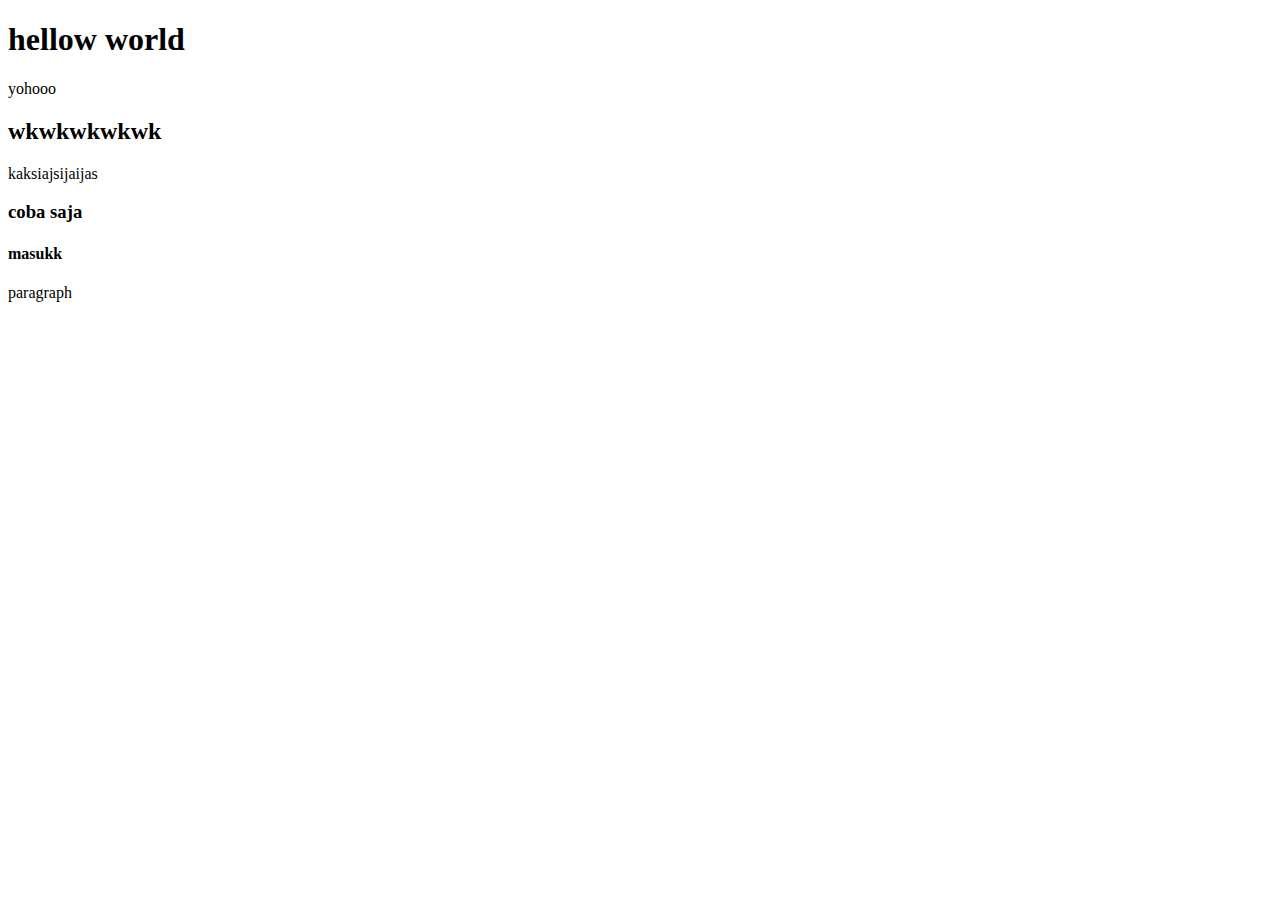
<file: index.html>
<!DOCTYPE html>
<html lang="en">

<head>
    <meta charset="UTF-8">
    <meta http-equiv="X-UA-Compatible" content="IE=edge">
    <meta name="viewport" content="width=device-width, initial-scale=1.0">
    <title>Document</title>
</head>

<body>
    <H1>hellow world</H1>
    <p>yohooo</p>
    <h2>wkwkwkwkwk</h2>
    <p>kaksiajsijaijas</p>
    <h3>coba saja</h3>
    <h4>masukk</h4>
    <p>paragraph</p>
</body>

</html>
</file>
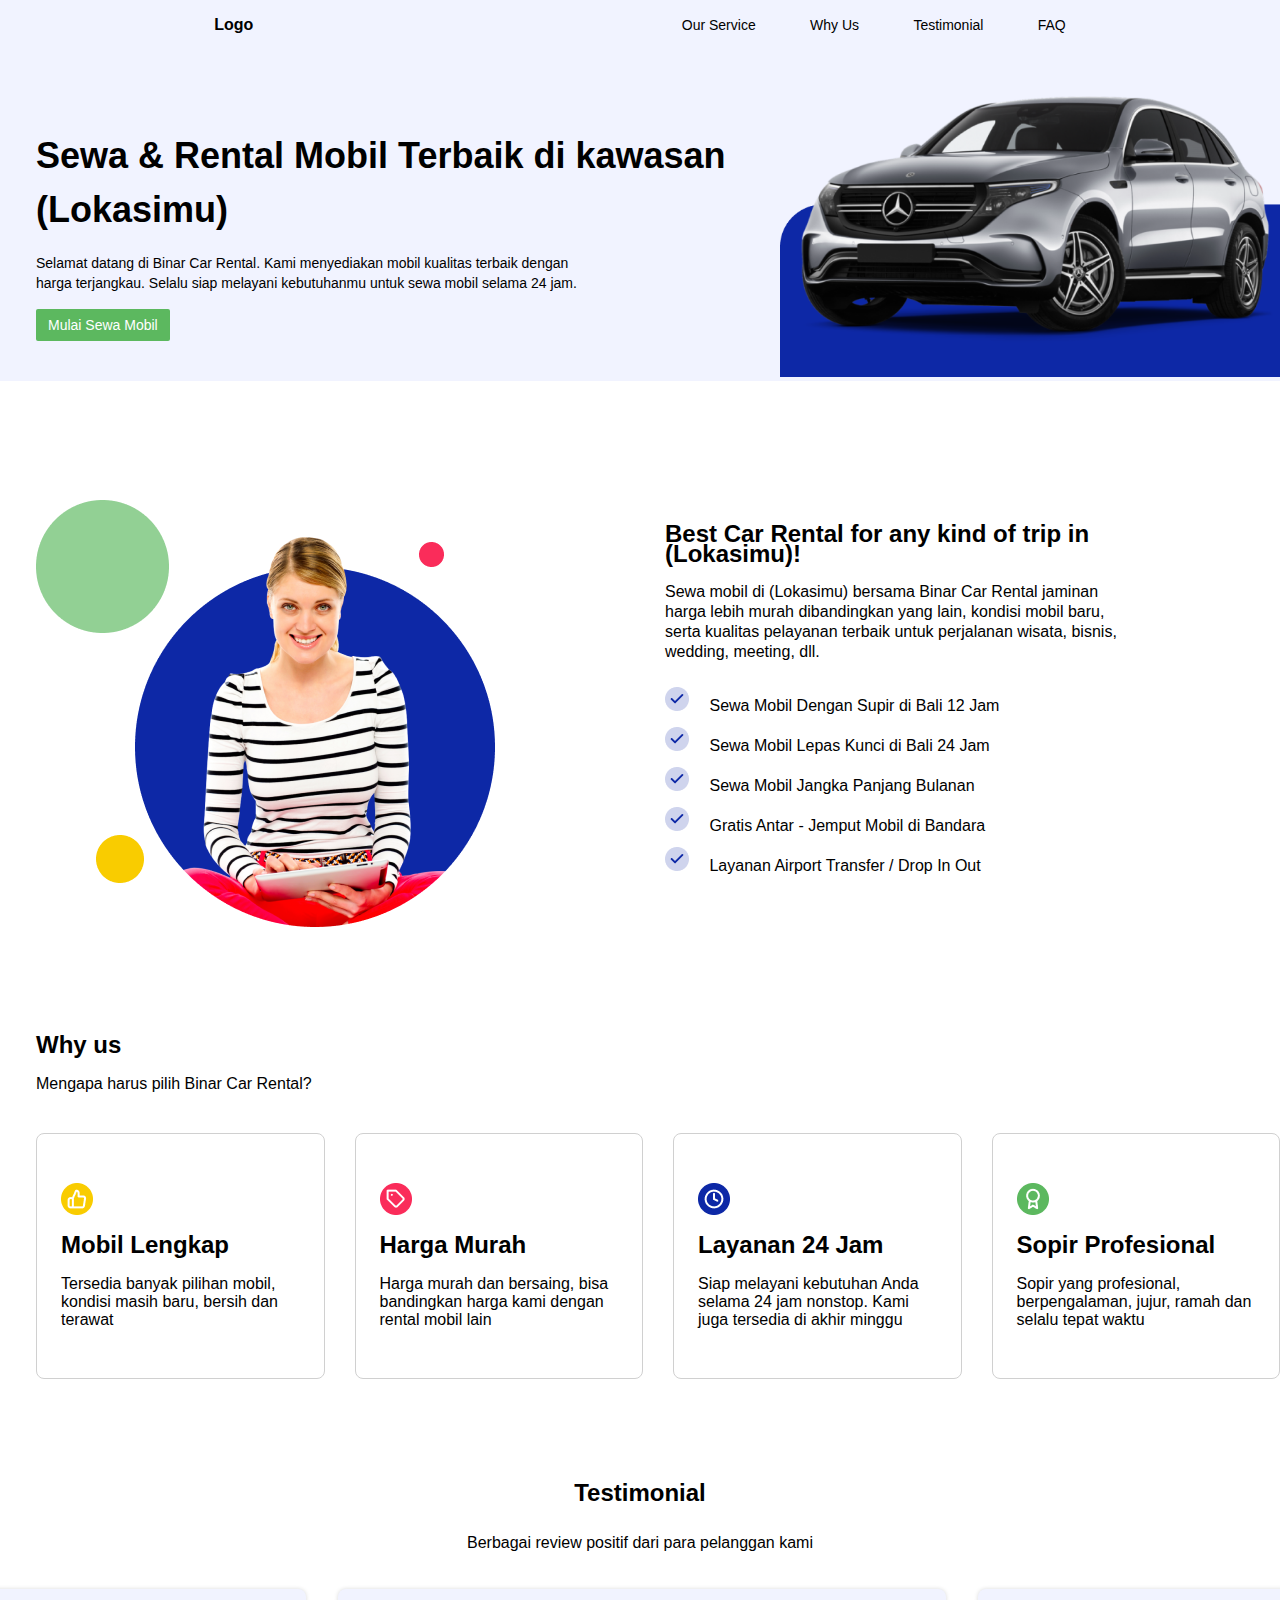
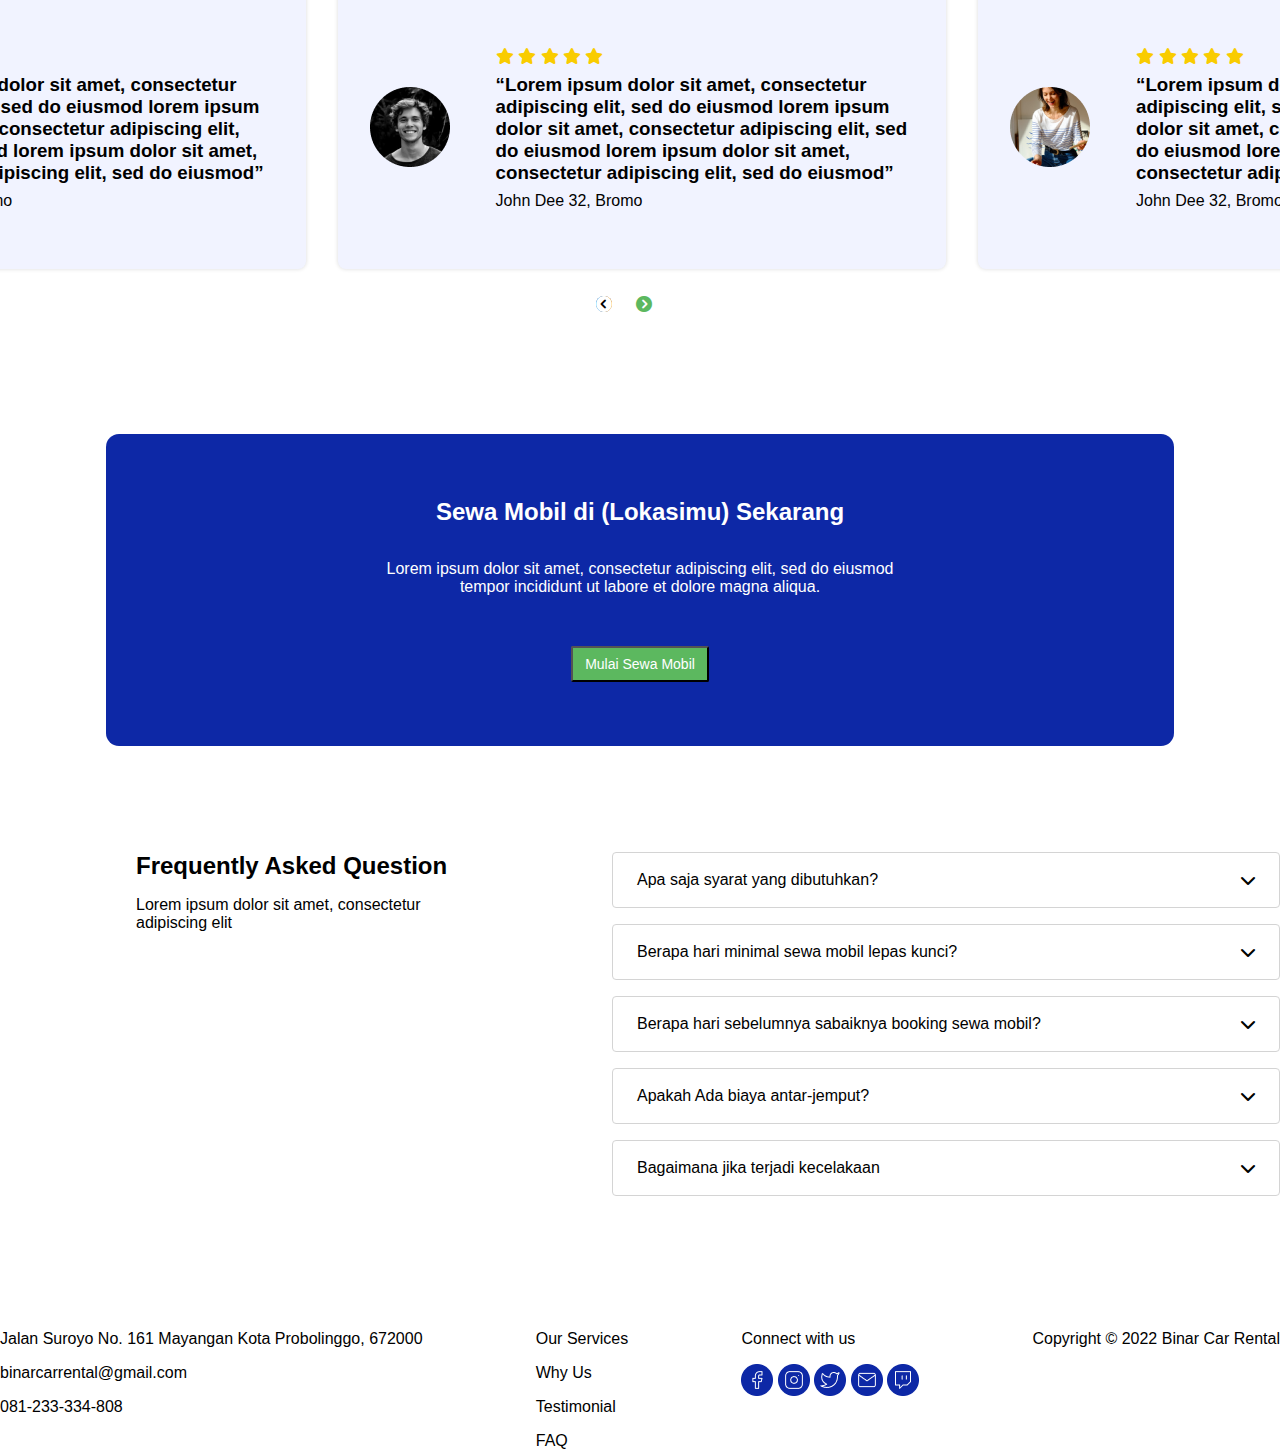
<file: WebLayout/index.html>
<!DOCTYPE html>
<html lang="en">

<head>
    <meta charset="UTF-8">
    <meta http-equiv="X-UA-Compatible" content="IE=edge">
    <meta name="viewport" content="width=device-width, initial-scale=1.0">
    <link rel="stylesheet" href="https://cdnjs.cloudflare.com/ajax/libs/font-awesome/4.7.0/css/font-awesome.min.css">
    <link rel="stylesheet" href="https://cdnjs.cloudflare.com/ajax/libs/font-awesome/6.0.0/css/all.min.css">
    <title>Document</title>
    <link rel="stylesheet" href="style.css">
</head>

<body>
    <!-- start Header -->
    <Header>
        <nav class="navigasi">
            <div class="logo">
                <h4>Logo</h4>
            </div>
            <ul class="nav-link">
                <li>
                    <a href="">
                        Our Service
                    </a>
                </li>
                <li>
                    <a href="">
                        Why Us
                    </a>
                </li>
                <li>
                    <a href="">
                        Testimonial
                    </a>
                </li>
                <li>
                    <a href="">
                        FAQ
                    </a>
                </li>
            </ul>
        </nav>
        <section class="container">
            <div class="content">
                <div>
                    <h3>Sewa & Rental Mobil Terbaik di kawasan (Lokasimu)</h3>
                    <p>Selamat datang di Binar Car Rental. Kami menyediakan mobil kualitas terbaik dengan harga terjangkau. Selalu siap melayani kebutuhanmu untuk sewa mobil selama 24 jam.</p>
                    <a href="#" class="btn">Mulai Sewa Mobil</a>
                </div>
                <div class="image">
                    <img src="/WebLayout/img_car.png">
                </div>
            </div>
        </section>
    </Header>
    <!-- End Header -->

    <!-- Content -->
    <section class="our-service">
        <div class="image">
            <img src="/WebLayout/img_service.png" alt="">
        </div>
        <div class="desc">
            <h2>Best Car Rental for any kind of trip in (Lokasimu)!</h2>
            <p>Sewa mobil di (Lokasimu) bersama Binar Car Rental jaminan harga lebih murah dibandingkan yang lain, kondisi mobil baru, serta kualitas pelayanan terbaik untuk perjalanan wisata, bisnis, wedding, meeting, dll.</p>
            <ul class="frame105">
                <li>
                    <span>
                    <img src="/WebLayout/icon-check.png" alt="">
                    </span>
                    <span class="title">Sewa Mobil Dengan Supir di Bali 12 Jam</span>
                </li>
                <li>
                    <span>
                    <img src="/WebLayout/icon-check.png" alt="">
                    </span>
                    <span class="title">Sewa Mobil Lepas Kunci di Bali 24 Jam</span>
                </li>
                <li>
                    <span>
                        <img src="/WebLayout/icon-check.png" alt="">
                    </span>
                    <span class="title">Sewa Mobil Jangka Panjang Bulanan</span>
                </li>
                <li>
                    <span>
                        <img src="/WebLayout/icon-check.png" alt="">
                    </span>
                    <span class="title">Gratis Antar - Jemput Mobil di Bandara</span>
                </li>
                <li>
                    <span>
                        <img src="/WebLayout/icon-check.png" alt="">
                    </span>
                    <span class="title">Layanan Airport Transfer / Drop In Out</span>
                </li>
            </ul>
        </div>
    </section>
    <!-- Content end -->

    <!-- why Us -->
    <section class="whyus">
        <div class="layanan">
            <h2>Why us</h2>
            <p>Mengapa harus pilih Binar Car Rental?</p>
        </div>
        <div class="card-container">
            <div class="card-item">
                <img src="/WebLayout/icon_complete.png" alt="">
                <h2>Mobil Lengkap</h2>
                <p>Tersedia banyak pilihan mobil, kondisi masih baru, bersih dan terawat</p>
            </div>
            <div class="card-item">
                <img src="/WebLayout/icon_price.png" alt="">
                <h2>Harga Murah</h2>
                <p>Harga murah dan bersaing, bisa bandingkan harga kami dengan rental mobil lain</p>
            </div>
            <div class="card-item">
                <img src="/WebLayout/icon_24hrs.png" alt="">
                <h2>Layanan 24 Jam</h2>
                <p>Siap melayani kebutuhan Anda selama 24 jam nonstop. Kami juga tersedia di akhir minggu</p>
            </div>
            <div class="card-item">
                <img src="/WebLayout/icon_professional.png" alt="">
                <h2>Sopir Profesional</h2>
                <p>Sopir yang profesional, berpengalaman, jujur, ramah dan selalu tepat waktu</p>
            </div>
        </div>
    </section>
    <!-- why Us End-->

    <!-- Testimonial-->
    <section class="testimonial">
        <div class="title-testi">
            <h2>Testimonial</h2>
            <p>Berbagai review positif dari para pelanggan kami</p>
        </div>
        <div class="list-testi">
            <div class="card-testisatu">
                <div class="img">
                    <img src="/WebLayout/img_photo1.png" alt="">
                </div>
                <div class="testi-title">
                    <div class="star">
                        <i class="fa-solid fa-star"></i>
                        <i class="fa-solid fa-star"></i>
                        <i class="fa-solid fa-star"></i>
                        <i class="fa-solid fa-star"></i>
                        <i class="fa-solid fa-star"></i>
                    </div>
                    <h3>“Lorem ipsum dolor sit amet, consectetur adipiscing elit, sed do eiusmod lorem ipsum dolor sit amet, consectetur adipiscing elit, sed do eiusmod lorem ipsum dolor sit amet, consectetur adipiscing elit, sed do eiusmod”</h3>
                    <p>John Dee 32, Bromo</p>
                </div>
            </div>
            <div class="card-testidua">
                <div class="img">
                    <img src="/WebLayout/img_photo1.png" alt="">
                </div>
                <div class="testi-title">
                    <div class="star">
                        <i class="fa-solid fa-star"></i>
                        <i class="fa-solid fa-star"></i>
                        <i class="fa-solid fa-star"></i>
                        <i class="fa-solid fa-star"></i>
                        <i class="fa-solid fa-star"></i>
                    </div>
                    <h3>“Lorem ipsum dolor sit amet, consectetur adipiscing elit, sed do eiusmod lorem ipsum dolor sit amet, consectetur adipiscing elit, sed do eiusmod lorem ipsum dolor sit amet, consectetur adipiscing elit, sed do eiusmod”</h3>
                    <p>John Dee 32, Bromo</p>
                </div>
            </div>
            <div class="card-testitiga">
                <div class="img">
                    <img src="/WebLayout/img_photo2.png" alt="">
                </div>
                <div class="testi-title">
                    <div class="star">
                        <i class="fa-solid fa-star"></i>
                        <i class="fa-solid fa-star"></i>
                        <i class="fa-solid fa-star"></i>
                        <i class="fa-solid fa-star"></i>
                        <i class="fa-solid fa-star"></i>
                    </div>
                    <h3>“Lorem ipsum dolor sit amet, consectetur adipiscing elit, sed do eiusmod lorem ipsum dolor sit amet, consectetur adipiscing elit, sed do eiusmod lorem ipsum dolor sit amet, consectetur adipiscing elit, sed do eiusmod”</h3>
                    <p>John Dee 32, Bromo</p>
                </div>
            </div>
        </div>
        <div class="chevron">
            <i class="fa-solid fa-circle-chevron-left"></i>
            <i class="fa-solid fa-circle-chevron-right"></i>
        </div>
    </section>
    <!-- Testimonial End-->

    <!-- CTA Banner-->
    <section class="cta-banner">
        <div class="banner">
            <h2>Sewa Mobil di (Lokasimu) Sekarang</h2>
            <p>Lorem ipsum dolor sit amet, consectetur adipiscing elit, sed do eiusmod tempor incididunt ut labore et dolore magna aliqua. </p>
            <button class="btn">Mulai Sewa Mobil</button>
        </div>
    </section>
    <!-- CTA Banner End-->

    <!-- Faq-->
    <section class="faq">
        <div class="text">
            <h2>Frequently Asked Question</h2>
            <p>Lorem ipsum dolor sit amet, consectetur adipiscing elit</p>
        </div>
        <div class="list-faq">
            <div class="item-list">
                <p>Apa saja syarat yang dibutuhkan?</p>
                <i class="fa-solid fa-chevron-down"></i>
            </div>
            <div class="item-list">
                <p>Berapa hari minimal sewa mobil lepas kunci?</p>
                <i class="fa-solid fa-chevron-down"></i>
            </div>
            <div class="item-list">
                <p>Berapa hari sebelumnya sabaiknya booking sewa mobil?</p>
                <i class="fa-solid fa-chevron-down"></i>
            </div>
            <div class="item-list">
                <p>Apakah Ada biaya antar-jemput?</p>
                <i class="fa-solid fa-chevron-down"></i>
            </div>
            <div class="item-list">
                <p>Bagaimana jika terjadi kecelakaan</p>
                <i class="fa-solid fa-chevron-down"></i>
            </div>
        </div>
    </section>
    <!-- Faq End -->

    <!-- Footer -->
    <footer>
        <div class="address">
            <p>Jalan Suroyo No. 161 Mayangan Kota Probolinggo, 672000</p>
            <p>binarcarrental@gmail.com</p>
            <p>081-233-334-808</p>
        </div>
        <div class="footer-list">
            <ul class="menu-list">
                <li>Our Services</li>
                <li>Why Us</li>
                <li>Testimonial</li>
                <li>FAQ</li>
            </ul>
        </div>
        <div class="footer-connect">
            <p>Connect with us</p>
            <div class="connect-icon">
                <img src="/WebLayout/icon_facebook.png" alt="">
                <img src="/WebLayout/icon_instagram.png" alt="">
                <img src="/WebLayout/icon_twitter.png" alt="">
                <img src="/WebLayout/icon_mail.png" alt="">
                <img src="/WebLayout/icon_twitch.png" alt="">
            </div>
        </div>
        <div class="footer-copyright">
            <p>Copyright © 2022 Binar Car Rental</p>
            <div class="square"></div>
    </footer>

</body>

</html>

</body>

</html>
</file>
<file: WebLayout/style.css>
* {
    margin: 0;
    padding: 0;
}

body {
    font-family: Arial, Helvetica, sans-serif;
}

section {
    justify-content: space-between;
    padding-left: 36px;
    padding-top: 38px;
    background-color: #F1F3FF;
}

.navigasi {
    display: flex;
    justify-content: space-around;
    background-color: #F1F3FF;
    height: 50px;
    align-items: center;
}

.nav-link {
    display: flex;
    list-style: none;
    width: 30%;
    justify-content: space-between;
}

.nav-link li a {
    color: black;
    text-decoration: none;
    font-size: 14px;
}

.container .content {
    display: flex;
    align-items: center;
    justify-content: center;
}

.container .image img {
    width: 500px;
}

.container .content h3 {
    font-size: 36px;
    line-height: 54px;
}

.container .content p {
    font-size: 14px;
    margin-top: 16px;
    padding-right: 200px;
    line-height: 20px;
}

.btn {
    display: inline-block;
    margin-top: 16px;
    padding: 8px 12px;
    border-radius: 2px;
    font-size: 14px;
    background: #5CB85F;
    text-decoration: none;
    color: white;
}

.our-service {
    display: flex;
    margin-top: 80px;
    background: white;
    align-items: center;
    justify-content: center;
    gap: 70px
}

.frame105 {
    list-style: none;
    margin: 20px 0;
    line-height: 40px;
}

.title {
    text-align: center;
}

.desc {
    padding-left: 86px;
    line-height: 20px;
}

.desc p {
    margin: 18px 0 24px;
    line-height: 20px;
    padding-right: 110px;
}

.desc h3 {
    padding-right: 210px;
    line-height: 36px;
}

.frame105 .title {
    padding-left: 16px;
}

.desc {
    padding-left: 100px;
    padding-right: 50px;
    line-height: 20px;
}

.desc p {
    margin: 18px 0 24px;
    line-height: 20px;
    padding-right: 110px;
}

.desc h3 {
    padding-right: 210px;
    line-height: 36px;
}

.frame105 .title {
    padding-left: 16px;
}

.whyus {
    background-color: white;
    padding-top: 100px;
}

.layanan p {
    margin-top: 16px;
    margin-bottom: 40px;
}

.card-container {
    display: flex;
    flex-direction: row;
    align-items: flex-start;
    gap: 30px;
    margin-bottom: 100px;
}

.card-item {
    border: 1px solid #D0D0D0;
    border-radius: 8px;
    display: flex;
    flex-direction: column;
    align-items: flex-start;
    padding: 24px;
    gap: 16px;
    justify-content: center;
    height: 196px;
    width: 268px;
}

.testimonial {
    background-color: white;
    display: flex;
    flex-direction: column;
    align-items: center;
    padding: 0px;
    gap: 37px;
}

.list-testi {
    display: flex;
    flex-direction: row;
    align-items: flex-start;
    padding: 0px;
    gap: 32px;
    width: 1893px;
    height: 270px;
}

.title-testi {
    display: flex;
    flex-direction: column;
    text-align: center;
    padding: 0px;
    gap: 27px;
}

.card-testisatu {
    background: #F1F3FF;
    display: flex;
    flex-direction: row;
    align-items: center;
    padding: 59px 32px;
    gap: 60px;
    box-shadow: 0px 0px 4px rgba(0, 0, 0, 0.15);
    border-radius: 8px;
}

.card-testidua {
    background: #F1F3FF;
    display: flex;
    flex-direction: row;
    align-items: center;
    padding: 59px 32px;
    gap: 46px;
    box-shadow: 0px 0px 4px rgba(0, 0, 0, 0.15);
    border-radius: 8px;
}

.card-testitiga {
    background: #F1F3FF;
    display: flex;
    flex-direction: row;
    align-items: center;
    padding: 59px 32px;
    gap: 46px;
    box-shadow: 0px 0px 4px rgba(0, 0, 0, 0.15);
    border-radius: 8px;
}

.testi-title {
    display: flex;
    flex-direction: column;
    align-items: flex-start;
    padding: 0px;
    gap: 8px;
}

.fa-star {
    color: #F9CC00;
}

.chevron {
    display: flex;
    flex-direction: row;
    align-items: flex-start;
    padding: 0px;
    gap: 24px;
    width: 88px;
    height: 32px;
}

.fa-circle-chevron-right {
    color: #5CB85F;
}

.fa-circle-chevron-left {
    color: white;
    background: black;
    border-radius: 10px;
}

.cta-banner {
    width: auto;
    height: auto;
    padding: 106px;
    background-color: white;
}

.banner {
    display: flex;
    flex-direction: column;
    align-items: center;
    justify-content: center;
    padding: 64px 270px;
    gap: 34px;
    background: #0D28A6;
    border-radius: 13px;
}

.banner {
    color: white;
    text-align: center;
}

.faq {
    display: flex;
    flex-direction: row;
    align-items: flex-start;
    padding: 0px;
    gap: 132px;
    background-color: white;
    margin-bottom: 114px;
}

.text {
    display: flex;
    flex-direction: column;
    align-items: flex-start;
    padding-left: 136px;
    gap: 16px;
}

.list-faq {
    display: flex;
    flex-direction: column;
    align-items: flex-start;
    padding: 0px;
    gap: 16px;
    width: 688px;
    height: 364px;
}

.item-list {
    box-sizing: border-box;
    display: flex;
    flex-direction: row;
    align-items: center;
    justify-content: space-between;
    padding: 16px 24px;
    gap: 68px;
    width: 668px;
    height: 56px;
    border: 1px solid #D4D4D4;
    border-radius: 4px;
}

footer {
    display: flex;
    flex-direction: row;
    justify-content: space-between;
    align-items: flex-start;
    padding: 0px;
    gap: 86px;
}

.address {
    display: flex;
    flex-direction: column;
    align-items: flex-start;
    padding: 0px;
    gap: 16px;
}

.menu-list {
    list-style: none;
    display: flex;
    flex-direction: column;
    align-items: flex-start;
    padding: 0px;
    gap: 16px;
}

.footer-connect {
    display: flex;
    flex-direction: column;
    align-items: flex-start;
    padding: 0px;
    gap: 16px;
}
</file>
